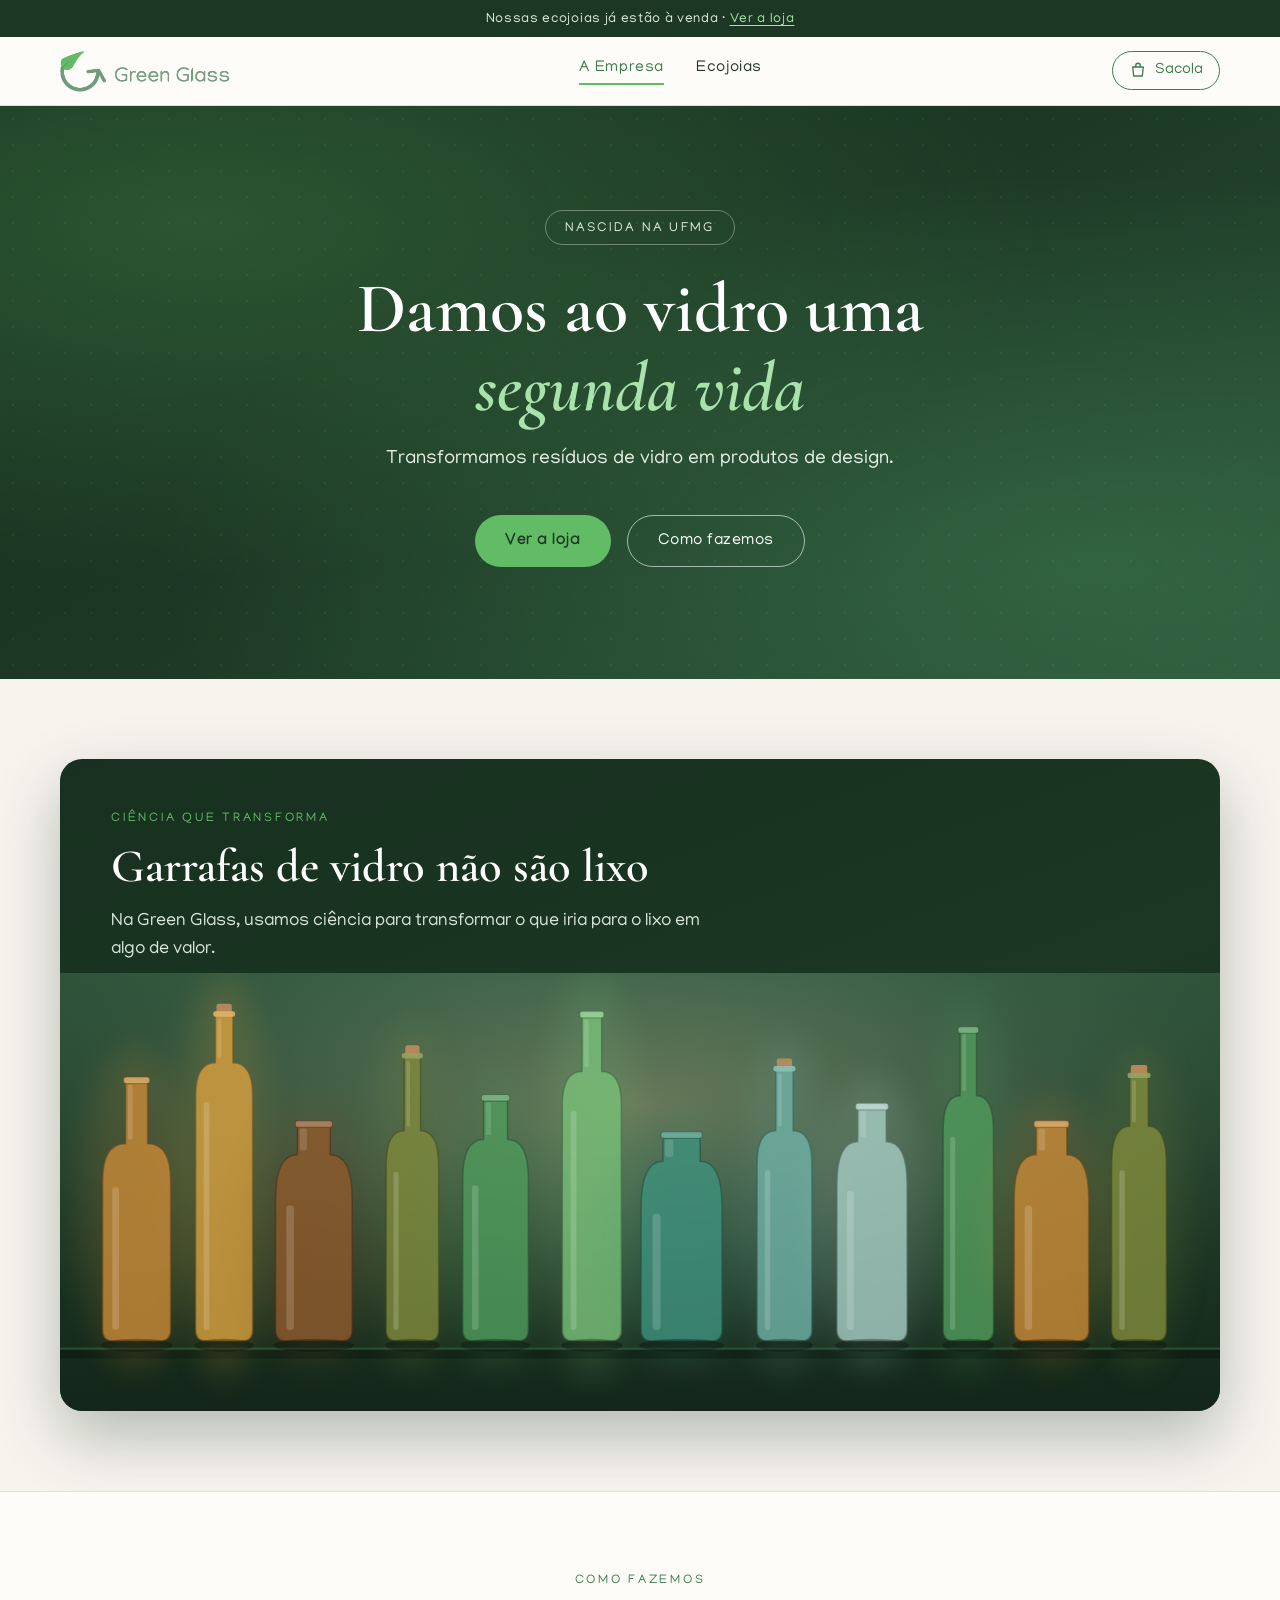
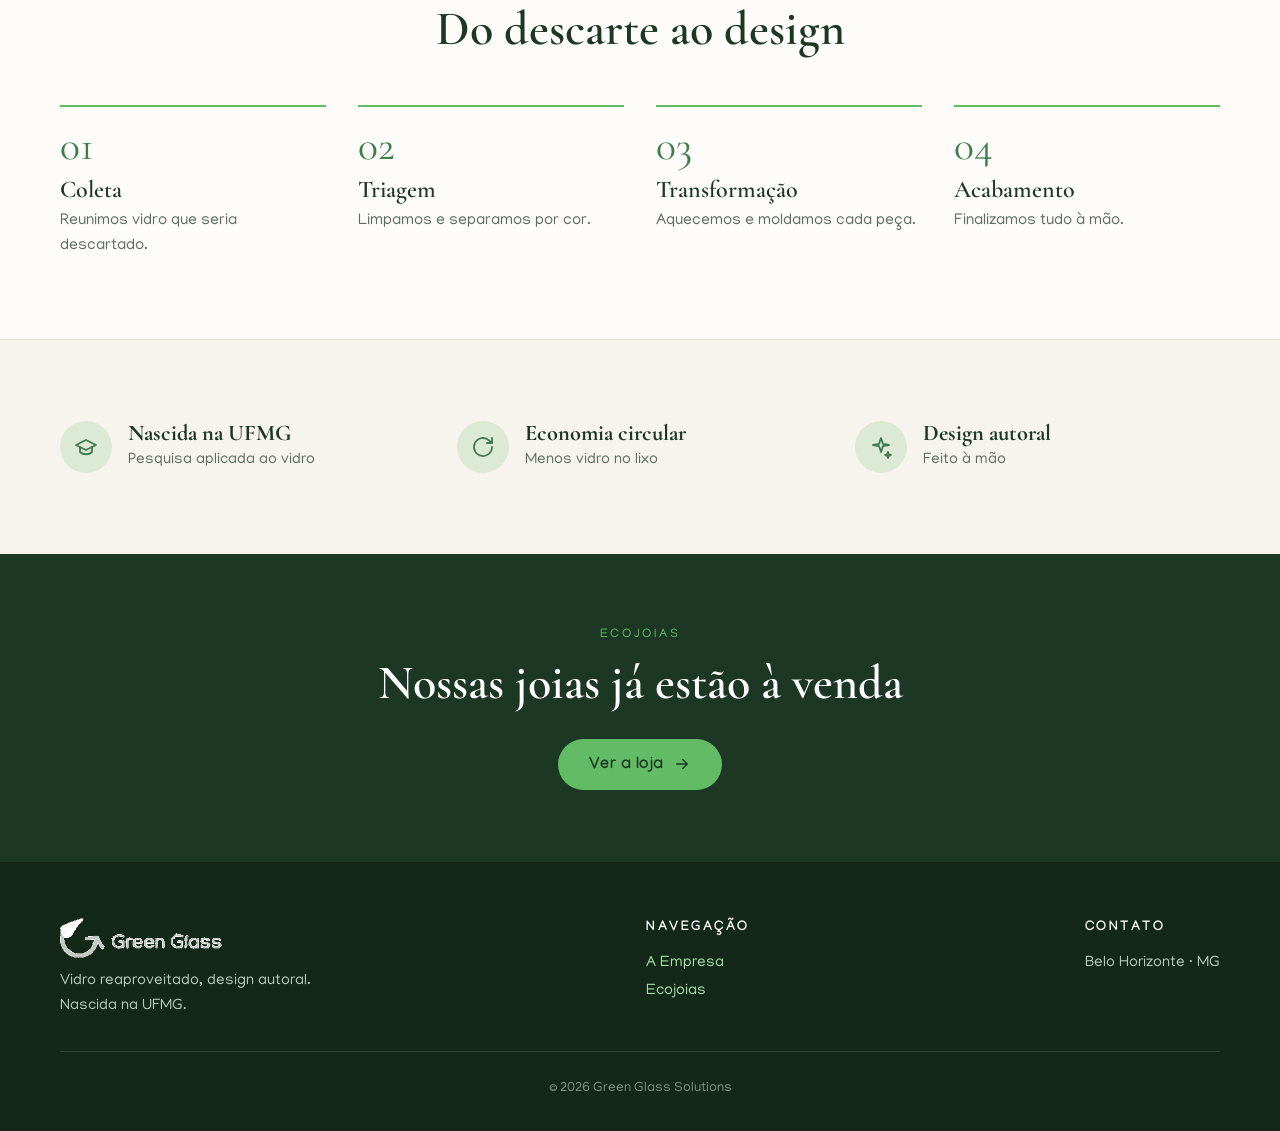
<file: index.html>
<!DOCTYPE html>
<html lang="pt-BR">
<head>
  <meta charset="UTF-8">
  <meta name="viewport" content="width=device-width, initial-scale=1.0, viewport-fit=cover">
  <title>Green Glass Solutions — Vidro reaproveitado, nascida na UFMG</title>
  <meta name="description" content="A Green Glass Solutions, nascida na UFMG, transforma resíduos de vidro em produtos de design.">
  <link rel="preconnect" href="https://fonts.googleapis.com">
  <link rel="preconnect" href="https://fonts.gstatic.com" crossorigin>
  <link href="https://fonts.googleapis.com/css2?family=Cormorant+Garamond:ital,wght@0,500;0,600;1,500&family=Manjari:wght@400;700&display=swap" rel="stylesheet">
  <style>
/* ============================================================
   Green Glass Solutions — identidade visual
   Paleta: #1C3724 (verde profundo) · #3E7C4F (verde médio) · #62BC65 (verde claro)
   Tipografia: Manjari (texto) + Cormorant Garamond (títulos)
   ============================================================ */

:root {
  --verde-profundo: #1C3724;
  --verde-medio: #3E7C4F;
  --verde-claro: #62BC65;
  --creme: #F7F4EE;
  --branco: #FDFCF9;
  --salvia: #E6EEE3;
  --tinta: #26332B;
  --tinta-suave: #5C6B61;
  --borda: #E4DFD4;
  --raio: 14px;
  --sombra: 0 10px 30px rgba(28, 55, 36, 0.08);
}

* { margin: 0; padding: 0; box-sizing: border-box; }

[hidden] { display: none !important; }

html { scroll-behavior: smooth; }

body {
  font-family: "Manjari", "Segoe UI", sans-serif;
  background: var(--creme);
  color: var(--tinta);
  line-height: 1.6;
  font-size: 1.05rem;
}

h1, h2, h3 {
  font-family: "Cormorant Garamond", Georgia, serif;
  font-weight: 600;
  color: var(--verde-profundo);
  line-height: 1.12;
}

img { max-width: 100%; display: block; }

a { color: var(--verde-medio); text-decoration: none; }

button { font: inherit; cursor: pointer; }

.container { width: min(1160px, 92%); margin: 0 auto; }

.rotulo {
  display: block;
  font-size: 0.78rem;
  letter-spacing: 0.22em;
  text-transform: uppercase;
  color: var(--verde-medio);
  margin-bottom: 0.7rem;
}

/* ---------- Barra de aviso ---------- */
.aviso {
  background: var(--verde-profundo);
  color: #DDEEDD;
  text-align: center;
  font-size: 0.85rem;
  letter-spacing: 0.05em;
  padding: 0.55rem 1rem 0.4rem;
}

.aviso a { color: #A9E3AB; text-decoration: underline; text-underline-offset: 3px; }

/* ---------- Header ---------- */
.site-header {
  position: sticky;
  top: 0;
  z-index: 50;
  background: rgba(253, 252, 249, 0.97);
  -webkit-backdrop-filter: blur(8px);
  backdrop-filter: blur(8px);
  border-bottom: 1px solid var(--borda);
}

/* fundo sólido onde backdrop-filter não é suportado (evita "fantasma" ao rolar) */
@supports not ((-webkit-backdrop-filter: blur(1px)) or (backdrop-filter: blur(1px))) {
  .site-header { background: var(--branco); }
}

.site-header .container {
  display: flex;
  align-items: center;
  justify-content: space-between;
  gap: 1.5rem;
  padding: 0.8rem 0;
}

.brand img { height: 42px; width: auto; }

.nav { display: flex; gap: 2rem; align-items: center; }

.nav a {
  color: var(--tinta);
  font-size: 0.98rem;
  letter-spacing: 0.04em;
  white-space: nowrap;
  padding-bottom: 2px;
  border-bottom: 2px solid transparent;
  transition: color 0.2s, border-color 0.2s;
}

.nav a:hover { color: var(--verde-medio); }
.nav a.ativo { color: var(--verde-medio); border-color: var(--verde-claro); }

.btn-sacola {
  display: inline-flex;
  align-items: center;
  gap: 0.5rem;
  background: none;
  border: 1.5px solid var(--verde-medio);
  color: var(--verde-medio);
  border-radius: 999px;
  padding: 0.45rem 1rem 0.35rem;
  font-size: 0.95rem;
  white-space: nowrap;
  transition: background 0.2s, color 0.2s;
}

.btn-sacola:hover { background: var(--verde-medio); color: #fff; }
.btn-sacola svg { width: 18px; height: 18px; margin-top: -3px; }

.contador {
  min-width: 1.35rem;
  height: 1.35rem;
  border-radius: 999px;
  background: var(--verde-claro);
  color: var(--verde-profundo);
  font-size: 0.78rem;
  font-weight: 700;
  display: inline-flex;
  align-items: center;
  justify-content: center;
  padding: 0.15rem 0.35rem 0;
}

.contador.pulso { animation: pulso 0.45s ease; }

@keyframes pulso {
  50% { transform: scale(1.35); }
}

/* ---------- Botões ---------- */
.btn {
  display: inline-flex;
  align-items: center;
  gap: 0.6rem;
  padding: 0.85rem 1.9rem 0.7rem;
  border-radius: 999px;
  border: 0;
  font-size: 1rem;
  letter-spacing: 0.03em;
  transition: transform 0.2s, background 0.2s, color 0.2s;
}

.btn svg { width: 18px; height: 18px; margin-top: -3px; }

.btn-primario { background: var(--verde-medio); color: #fff; }
.btn-primario:hover { background: var(--verde-profundo); transform: translateY(-2px); }

.btn-claro { background: var(--verde-claro); color: var(--verde-profundo); font-weight: 700; }
.btn-claro:hover { background: #7ACC7D; transform: translateY(-2px); }

.btn-contorno { border: 1.5px solid rgba(255, 255, 255, 0.6); color: #fff; background: transparent; }
.btn-contorno:hover { background: rgba(255, 255, 255, 0.12); transform: translateY(-2px); }

/* ---------- Seções ---------- */
.secao { padding: 5rem 0; }
.secao-branca { background: var(--branco); border-top: 1px solid var(--borda); border-bottom: 1px solid var(--borda); }

.titulo-secao { font-size: clamp(2rem, 4vw, 2.8rem); margin-bottom: 2rem; }

.cabecalho-centro { text-align: center; max-width: 640px; margin: 0 auto 3rem; }
.cabecalho-centro h2 { font-size: clamp(2rem, 4.5vw, 3rem); }

/* ---------- Hero institucional (A Empresa) ---------- */
.hero {
  position: relative;
  background:
    radial-gradient(ellipse at 15% 20%, rgba(98, 188, 101, 0.25), transparent 55%),
    radial-gradient(ellipse at 85% 80%, rgba(62, 124, 79, 0.5), transparent 60%),
    linear-gradient(150deg, #17301F 0%, var(--verde-profundo) 45%, #2A5238 100%);
  color: #fff;
  overflow: hidden;
}

.hero::after {
  content: "";
  position: absolute;
  inset: 0;
  background-image: radial-gradient(rgba(255, 255, 255, 0.05) 1px, transparent 1px);
  background-size: 26px 26px;
  pointer-events: none;
}

.hero .container {
  position: relative;
  z-index: 1;
  padding: 6.5rem 0 7rem;
  max-width: 760px;
  text-align: center;
}

.hero .selo {
  display: inline-block;
  border: 1px solid rgba(255, 255, 255, 0.35);
  border-radius: 999px;
  padding: 0.45rem 1.2rem 0.3rem;
  font-size: 0.82rem;
  letter-spacing: 0.18em;
  text-transform: uppercase;
  color: #DDEEDD;
  margin-bottom: 1.6rem;
}

.hero h1 { color: #fff; font-size: clamp(2.6rem, 6vw, 4.4rem); margin-bottom: 1.1rem; }
.hero h1 em { font-style: italic; color: #A9E3AB; }
.hero p { color: #E8F1E8; font-size: 1.2rem; margin: 0 auto 2.4rem; }

.hero-acoes { display: flex; gap: 1rem; justify-content: center; flex-wrap: wrap; }

/* ---------- Card de impacto: garrafas ---------- */
.card-garrafas {
  background: linear-gradient(160deg, #17301F 0%, var(--verde-profundo) 55%, #132619 100%);
  border-radius: 22px;
  overflow: hidden;
  box-shadow: 0 26px 64px rgba(28, 55, 36, 0.30);
  color: #E8F1E8;
}

.card-garrafas-texto { padding: 3.2rem 3.2rem 1rem; max-width: 720px; }
.card-garrafas-texto .rotulo { color: var(--verde-claro); }
.card-garrafas-texto h2 { color: #fff; font-size: clamp(1.9rem, 4vw, 2.9rem); margin-bottom: 0.9rem; }
.card-garrafas-texto p { color: #D9E7DA; font-size: 1.12rem; }
.card-garrafas img { width: 100%; height: auto; margin-top: -0.5rem; }

/* ---------- Processo (4 passos) ---------- */
.processo { display: grid; grid-template-columns: repeat(4, 1fr); gap: 2rem; list-style: none; }

.passo { border-top: 2px solid var(--verde-claro); padding-top: 1.2rem; }

.passo .num {
  display: block;
  font-family: "Cormorant Garamond", Georgia, serif;
  font-size: 2.6rem;
  line-height: 1;
  color: var(--verde-medio);
  margin-bottom: 0.6rem;
}

.passo h3 { font-size: 1.5rem; margin-bottom: 0.3rem; }
.passo p { color: var(--tinta-suave); font-size: 0.98rem; }

/* ---------- Pilares ---------- */
.pilares { display: grid; grid-template-columns: repeat(3, 1fr); gap: 2rem; list-style: none; }

.pilar { display: flex; gap: 1rem; align-items: center; }

.icone {
  flex: none;
  width: 52px;
  height: 52px;
  border-radius: 50%;
  background: rgba(98, 188, 101, 0.18);
  color: var(--verde-medio);
  display: grid;
  place-items: center;
}

.icone svg { width: 24px; height: 24px; }

.pilar strong {
  display: block;
  font-family: "Cormorant Garamond", Georgia, serif;
  font-size: 1.4rem;
  color: var(--verde-profundo);
  line-height: 1.2;
}

.pilar span { color: var(--tinta-suave); font-size: 0.95rem; }

/* ---------- Faixa de chamada ---------- */
.faixa-cta {
  background: var(--verde-profundo);
  color: #E8F1E8;
  text-align: center;
  padding: 4.5rem 0;
}

.faixa-cta .rotulo { color: var(--verde-claro); }
.faixa-cta h2 { color: #fff; font-size: clamp(2rem, 4.5vw, 3rem); margin-bottom: 1.8rem; }

/* ---------- Loja: hero ---------- */
.hero-loja .container {
  display: grid;
  grid-template-columns: 1fr 1.15fr;
  gap: 3.5rem;
  align-items: center;
  padding: 4rem 0 4.5rem;
}

.hero-loja h1 { font-size: clamp(2.5rem, 5vw, 3.9rem); margin-bottom: 1rem; }
.hero-loja p { font-size: 1.18rem; color: var(--tinta-suave); margin-bottom: 2rem; }

.hero-loja .foto {
  border-radius: 20px;
  overflow: hidden;
  box-shadow: 0 24px 60px rgba(28, 55, 36, 0.18);
  aspect-ratio: 4 / 3;
}

.hero-loja .foto img { width: 100%; height: 100%; object-fit: cover; }

/* ---------- Loja: missão ---------- */
.missao { background: var(--salvia); text-align: center; padding: 4rem 0; }
.missao h2 { font-size: clamp(1.9rem, 3.5vw, 2.5rem); margin-bottom: 0.7rem; }
.missao p { max-width: 600px; margin: 0 auto; font-size: 1.15rem; }

/* ---------- Loja: categorias ---------- */
.categorias { display: grid; grid-template-columns: repeat(4, 1fr); gap: 1rem; }

.categoria {
  position: relative;
  aspect-ratio: 1;
  border: 0;
  border-radius: var(--raio);
  overflow: hidden;
  background: var(--borda);
}

.categoria img { width: 100%; height: 100%; object-fit: cover; transition: transform 0.5s; }

.categoria::after {
  content: "";
  position: absolute;
  inset: 0;
  background: linear-gradient(180deg, rgba(28, 55, 36, 0) 40%, rgba(28, 55, 36, 0.72));
}

.categoria span {
  position: absolute;
  left: 0;
  right: 0;
  bottom: 1.1rem;
  z-index: 1;
  text-align: center;
  color: #fff;
  font-family: "Cormorant Garamond", Georgia, serif;
  font-size: 1.75rem;
  font-weight: 600;
}

.categoria:hover img { transform: scale(1.06); }

/* ---------- Loja: produtos ---------- */
.loja-topo {
  display: flex;
  justify-content: space-between;
  align-items: flex-end;
  gap: 1rem 2rem;
  flex-wrap: wrap;
  margin-bottom: 2rem;
}

.loja-topo .titulo-secao { margin-bottom: 0; }

.filtros { display: flex; flex-wrap: wrap; gap: 0.5rem; }

.filtro {
  border: 1.5px solid var(--borda);
  background: var(--branco);
  color: var(--tinta);
  border-radius: 999px;
  padding: 0.45rem 1.1rem 0.32rem;
  font-size: 0.92rem;
  transition: border-color 0.2s, background 0.2s, color 0.2s;
}

.filtro:hover { border-color: var(--verde-medio); }

.filtro[aria-pressed="true"] {
  background: var(--verde-profundo);
  border-color: var(--verde-profundo);
  color: #fff;
}

.grade-produtos {
  display: grid;
  grid-template-columns: repeat(4, 1fr);
  gap: 2.4rem 1.5rem;
  list-style: none;
}

.produto { display: flex; flex-direction: column; }

.produto .foto {
  aspect-ratio: 1;
  border-radius: var(--raio);
  overflow: hidden;
  background: #fff;
  border: 1px solid var(--borda);
}

.produto .foto img { width: 100%; height: 100%; object-fit: cover; transition: transform 0.5s; }
.produto:hover .foto img { transform: scale(1.05); }

.produto .cat {
  font-size: 0.72rem;
  letter-spacing: 0.16em;
  text-transform: uppercase;
  color: var(--verde-medio);
  margin: 0.95rem 0 0.1rem;
}

.produto h3 { font-size: 1.32rem; margin-bottom: 0.15rem; }
.produto .preco { font-size: 1.05rem; margin-bottom: 0.9rem; }

.btn-add {
  margin-top: auto;
  display: inline-flex;
  align-items: center;
  justify-content: center;
  gap: 0.5rem;
  width: 100%;
  background: var(--verde-profundo);
  color: #fff;
  border: 0;
  border-radius: 999px;
  padding: 0.7rem 1rem 0.55rem;
  font-size: 0.95rem;
  transition: background 0.2s, color 0.2s;
}

.btn-add svg { width: 17px; height: 17px; flex: none; margin-top: -3px; }
.btn-add:hover { background: var(--verde-medio); }
.btn-add.adicionado { background: var(--verde-claro); color: var(--verde-profundo); }

/* ---------- Loja: garantias ---------- */
.garantias {
  display: grid;
  grid-template-columns: repeat(4, 1fr);
  gap: 1.5rem;
  padding: 3.2rem 0;
  list-style: none;
}

.garantia { text-align: center; }
.garantia .icone { margin: 0 auto 0.7rem; }
.garantia strong { display: block; color: var(--verde-profundo); }
.garantia span { font-size: 0.88rem; color: var(--tinta-suave); }

/* ---------- Sacola (painel lateral) ---------- */
.sacola-fundo {
  position: fixed;
  inset: 0;
  z-index: 90;
  background: rgba(20, 40, 25, 0.45);
  opacity: 0;
  pointer-events: none;
  transition: opacity 0.25s;
}

.sacola {
  position: fixed;
  top: 0;
  right: 0;
  z-index: 100;
  width: min(420px, 100%);
  height: 100%;
  background: var(--branco);
  display: flex;
  flex-direction: column;
  transform: translateX(100%);
  transition: transform 0.3s ease;
  box-shadow: -20px 0 50px rgba(0, 0, 0, 0.15);
  padding-top: env(safe-area-inset-top, 0px);
}

body.sacola-aberta { overflow: hidden; }
body.sacola-aberta .sacola { transform: none; }
body.sacola-aberta .sacola-fundo { opacity: 1; pointer-events: auto; }

.sacola-topo {
  display: flex;
  justify-content: space-between;
  align-items: center;
  padding: 1.2rem 1.4rem;
  border-bottom: 1px solid var(--borda);
}

.sacola-topo h2 { font-size: 1.8rem; }

.fechar {
  background: none;
  border: 0;
  width: 40px;
  height: 40px;
  font-size: 1.9rem;
  line-height: 1;
  color: var(--tinta);
}

.sacola-vazia { text-align: center; color: var(--tinta-suave); padding: 3rem 1.4rem; }

.sacola-itens { flex: 1; overflow-y: auto; padding: 0.4rem 1.4rem; list-style: none; }

.item {
  display: grid;
  grid-template-columns: 64px 1fr auto;
  gap: 0.9rem;
  align-items: center;
  padding: 0.9rem 0;
  border-bottom: 1px solid var(--borda);
}

.item img { width: 64px; height: 64px; object-fit: cover; border-radius: 10px; }
.item h3 { font-size: 1.12rem; }
.item .preco-item { font-size: 0.9rem; color: var(--tinta-suave); }

.qtd {
  display: inline-flex;
  align-items: center;
  border: 1px solid var(--borda);
  border-radius: 999px;
  margin-top: 0.35rem;
}

.qtd button { background: none; border: 0; width: 30px; height: 28px; font-size: 1rem; color: var(--tinta); }
.qtd span { min-width: 1.4rem; text-align: center; font-size: 0.9rem; padding-top: 0.15rem; }

.remover {
  background: none;
  border: 0;
  color: var(--tinta-suave);
  font-size: 0.82rem;
  text-decoration: underline;
  text-underline-offset: 3px;
}

.sacola-rodape {
  padding: 1.2rem 1.4rem calc(1.5rem + env(safe-area-inset-bottom, 0px));
  border-top: 1px solid var(--borda);
}

.total { display: flex; justify-content: space-between; align-items: baseline; margin-bottom: 0.3rem; }

.total strong {
  font-family: "Cormorant Garamond", Georgia, serif;
  font-size: 1.7rem;
  color: var(--verde-profundo);
}

.nota { font-size: 0.86rem; color: var(--tinta-suave); margin-bottom: 1rem; }

.btn-finalizar { width: 100%; justify-content: center; }
.btn-finalizar[disabled] { opacity: 0.5; cursor: not-allowed; transform: none; }

/* ---------- Footer ---------- */
.site-footer {
  background: #142819;
  color: #B9CCBB;
  padding: 3.5rem 0 2rem;
  font-size: 0.95rem;
}

.site-footer .topo {
  display: flex;
  justify-content: space-between;
  align-items: flex-start;
  gap: 2rem;
  flex-wrap: wrap;
  padding-bottom: 2rem;
  border-bottom: 1px solid rgba(255, 255, 255, 0.12);
  margin-bottom: 1.6rem;
}

.site-footer img { height: 40px; width: auto; margin-bottom: 0.8rem; }

.site-footer h4 {
  color: #fff;
  font-size: 0.85rem;
  letter-spacing: 0.18em;
  text-transform: uppercase;
  margin-bottom: 0.8rem;
}

.site-footer a { color: #A9E3AB; }
.site-footer a:hover { text-decoration: underline; }

.links { display: flex; flex-direction: column; gap: 0.25rem; }

.site-footer .creditos { text-align: center; font-size: 0.85rem; color: #7E947F; }

/* ---------- Responsivo ---------- */
@media (max-width: 960px) {
  .grade-produtos { grid-template-columns: repeat(3, 1fr); }
  .processo { grid-template-columns: repeat(2, 1fr); }
  .pilares { grid-template-columns: 1fr; gap: 1.2rem; }
  .garantias { grid-template-columns: repeat(2, 1fr); gap: 2rem 1rem; }
  .hero-loja .container { grid-template-columns: 1fr; gap: 2.2rem; padding: 3rem 0; }
}

@media (max-width: 680px) {
  .secao { padding: 3.8rem 0; }
  .aviso { font-size: 0.74rem; letter-spacing: 0.02em; }

  /* Cabeçalho: logo + sacola em cima, menu centralizado embaixo */
  .site-header .container { flex-wrap: wrap; gap: 0.5rem 1rem; padding: 0.7rem 0; }
  .brand img { height: 36px; }
  .nav { order: 3; width: 100%; justify-content: center; gap: 1.8rem; }
  .nav a { font-size: 0.95rem; }

  .hero .container { padding: 4.5rem 0 5rem; }
  .card-garrafas-texto { padding: 2.2rem 1.6rem 0.8rem; }

  .categorias { grid-template-columns: repeat(2, 1fr); gap: 0.7rem; }
  .categoria span { font-size: 1.45rem; bottom: 0.8rem; }

  .grade-produtos { grid-template-columns: repeat(2, 1fr); gap: 2rem 0.9rem; }
  .produto h3 { font-size: 1.15rem; }
  .produto .preco { font-size: 0.98rem; }
  .btn-add { font-size: 0.88rem; padding: 0.65rem 0.6rem 0.5rem; }
  .btn-add svg { display: none; }

  .processo { grid-template-columns: 1fr; gap: 1.4rem; }
}

</style>
</head>
<body>

  <div class="aviso">Nossas ecojoias já estão à venda · <a href="ecojoias.html">Ver a loja</a></div>

  <header class="site-header">
    <div class="container">
      <a class="brand" href="index.html" aria-label="Green Glass Solutions — página inicial">
        <img src="[data-uri]" alt="Green Glass">
      </a>
      <nav class="nav" aria-label="Principal">
        <a href="index.html" class="ativo" aria-current="page">A Empresa</a>
        <a href="ecojoias.html">Ecojoias</a>
      </nav>
      <a class="btn-sacola" href="ecojoias.html#sacola">
        <svg viewBox="0 0 24 24" fill="none" stroke="currentColor" stroke-width="1.8" stroke-linecap="round" stroke-linejoin="round" aria-hidden="true"><path d="M5 8h14l-1.2 12H6.2L5 8z"/><path d="M9 8V6a3 3 0 0 1 6 0v2"/></svg>
        Sacola <span class="contador" data-contador hidden>0</span>
      </a>
    </div>
  </header>

  <main>

    <!-- Hero -->
    <section class="hero">
      <div class="container">
        <span class="selo">Nascida na UFMG</span>
        <h1>Damos ao vidro uma <em>segunda vida</em></h1>
        <p>Transformamos resíduos de vidro em produtos de design.</p>
        <div class="hero-acoes">
          <a class="btn btn-claro" href="ecojoias.html">Ver a loja</a>
          <a class="btn btn-contorno" href="#processo">Como fazemos</a>
        </div>
      </div>
    </section>

    <!-- Garrafas -->
    <section class="secao">
      <div class="container">
        <article class="card-garrafas">
          <div class="card-garrafas-texto">
            <span class="rotulo">Ciência que transforma</span>
            <h2>Garrafas de vidro não são lixo</h2>
            <p>Na Green Glass, usamos ciência para transformar o que iria para o lixo em algo de valor.</p>
          </div>
          <img src="[data-uri]" alt="Coleção de garrafas de vidro reaproveitado, retroiluminadas em uma prateleira">
        </article>
      </div>
    </section>

    <!-- Processo -->
    <section class="secao secao-branca" id="processo">
      <div class="container">
        <div class="cabecalho-centro">
          <span class="rotulo">Como fazemos</span>
          <h2>Do descarte ao design</h2>
        </div>
        <ol class="processo">
          <li class="passo"><span class="num">01</span><h3>Coleta</h3><p>Reunimos vidro que seria descartado.</p></li>
          <li class="passo"><span class="num">02</span><h3>Triagem</h3><p>Limpamos e separamos por cor.</p></li>
          <li class="passo"><span class="num">03</span><h3>Transformação</h3><p>Aquecemos e moldamos cada peça.</p></li>
          <li class="passo"><span class="num">04</span><h3>Acabamento</h3><p>Finalizamos tudo à mão.</p></li>
        </ol>
      </div>
    </section>

    <!-- Pilares -->
    <section class="secao">
      <div class="container">
        <ul class="pilares">
          <li class="pilar">
            <div class="icone"><svg viewBox="0 0 24 24" fill="none" stroke="currentColor" stroke-width="1.8" stroke-linecap="round" stroke-linejoin="round" aria-hidden="true"><path d="M22 10 12 5 2 10l10 5 10-5z"/><path d="M6 12v5c3 3 9 3 12 0v-5"/></svg></div>
            <div><strong>Nascida na UFMG</strong><span>Pesquisa aplicada ao vidro</span></div>
          </li>
          <li class="pilar">
            <div class="icone"><svg viewBox="0 0 24 24" fill="none" stroke="currentColor" stroke-width="1.8" stroke-linecap="round" stroke-linejoin="round" aria-hidden="true"><path d="M21 12a9 9 0 1 1-3-6.7L21 8"/><path d="M21 3v5h-5"/></svg></div>
            <div><strong>Economia circular</strong><span>Menos vidro no lixo</span></div>
          </li>
          <li class="pilar">
            <div class="icone"><svg viewBox="0 0 24 24" fill="none" stroke="currentColor" stroke-width="1.8" stroke-linecap="round" stroke-linejoin="round" aria-hidden="true"><path d="M12 3l1.9 5.8L20 10l-6.1 1.2L12 17l-1.9-5.8L4 10l6.1-1.2z"/><path d="M19 17l.8 2.2L22 20l-2.2.8L19 23l-.8-2.2L16 20l2.2-.8z"/></svg></div>
            <div><strong>Design autoral</strong><span>Feito à mão</span></div>
          </li>
        </ul>
      </div>
    </section>

    <!-- Chamada para a loja -->
    <section class="faixa-cta">
      <div class="container">
        <span class="rotulo">Ecojoias</span>
        <h2>Nossas joias já estão à venda</h2>
        <a class="btn btn-claro" href="ecojoias.html">
          Ver a loja
          <svg viewBox="0 0 24 24" fill="none" stroke="currentColor" stroke-width="2" stroke-linecap="round" stroke-linejoin="round" aria-hidden="true"><path d="M5 12h14M13 6l6 6-6 6"/></svg>
        </a>
      </div>
    </section>

  </main>

  <footer class="site-footer">
    <div class="container">
      <div class="topo">
        <div>
          <img src="[data-uri]" alt="Green Glass">
          <p>Vidro reaproveitado, design autoral.<br>Nascida na UFMG.</p>
        </div>
        <div>
          <h4>Navegação</h4>
          <p class="links"><a href="index.html">A Empresa</a><a href="ecojoias.html">Ecojoias</a></p>
        </div>
        <div>
          <h4>Contato</h4>
          <p class="links"><a data-contato="whatsapp" href="#" target="_blank" rel="noopener">WhatsApp</a><a data-contato="email" href="#"></a><span>Belo Horizonte · MG</span></p>
        </div>
      </div>
      <p class="creditos">© 2026 Green Glass Solutions</p>
    </div>
  </footer>

  <script>
/* ============================================================
   CONFIGURAÇÃO — edite aqui
   ============================================================ */
const CONFIG = {
  // WhatsApp que recebe os pedidos: DDI + DDD + número, só dígitos. Ex.: '5531912345678'
  whatsapp: '',
  // E-mail exibido no rodapé. Ex.: 'contato@greenglass.com.br'
  email: ''
};

/* ---------- Sacola compartilhada entre as páginas ---------- */
const CHAVE_SACOLA = 'gg-sacola';

function lerSacola() {
  try { return JSON.parse(localStorage.getItem(CHAVE_SACOLA)) || []; }
  catch (e) { return []; }
}

function salvarSacola(itens) {
  try { localStorage.setItem(CHAVE_SACOLA, JSON.stringify(itens)); }
  catch (e) { /* navegação privada: a sacola vale só nesta visita */ }
}

function atualizarContador() {
  const n = lerSacola().reduce((soma, item) => soma + item.qtd, 0);
  document.querySelectorAll('[data-contador]').forEach(el => {
    el.textContent = n;
    el.hidden = n === 0;
  });
}

function linkWhatsApp(texto) {
  return 'https://wa.me/' + CONFIG.whatsapp + (texto ? '?text=' + encodeURIComponent(texto) : '');
}

/* ---------- Contatos do rodapé (somem se não configurados) ---------- */
document.querySelectorAll('[data-contato="whatsapp"]').forEach(el => {
  if (CONFIG.whatsapp) el.href = linkWhatsApp('Olá, Green Glass!');
  else el.remove();
});

document.querySelectorAll('[data-contato="email"]').forEach(el => {
  if (CONFIG.email) { el.href = 'mailto:' + CONFIG.email; el.textContent = CONFIG.email; }
  else el.remove();
});

atualizarContador();

</script>
</body>
</html>
</file>
